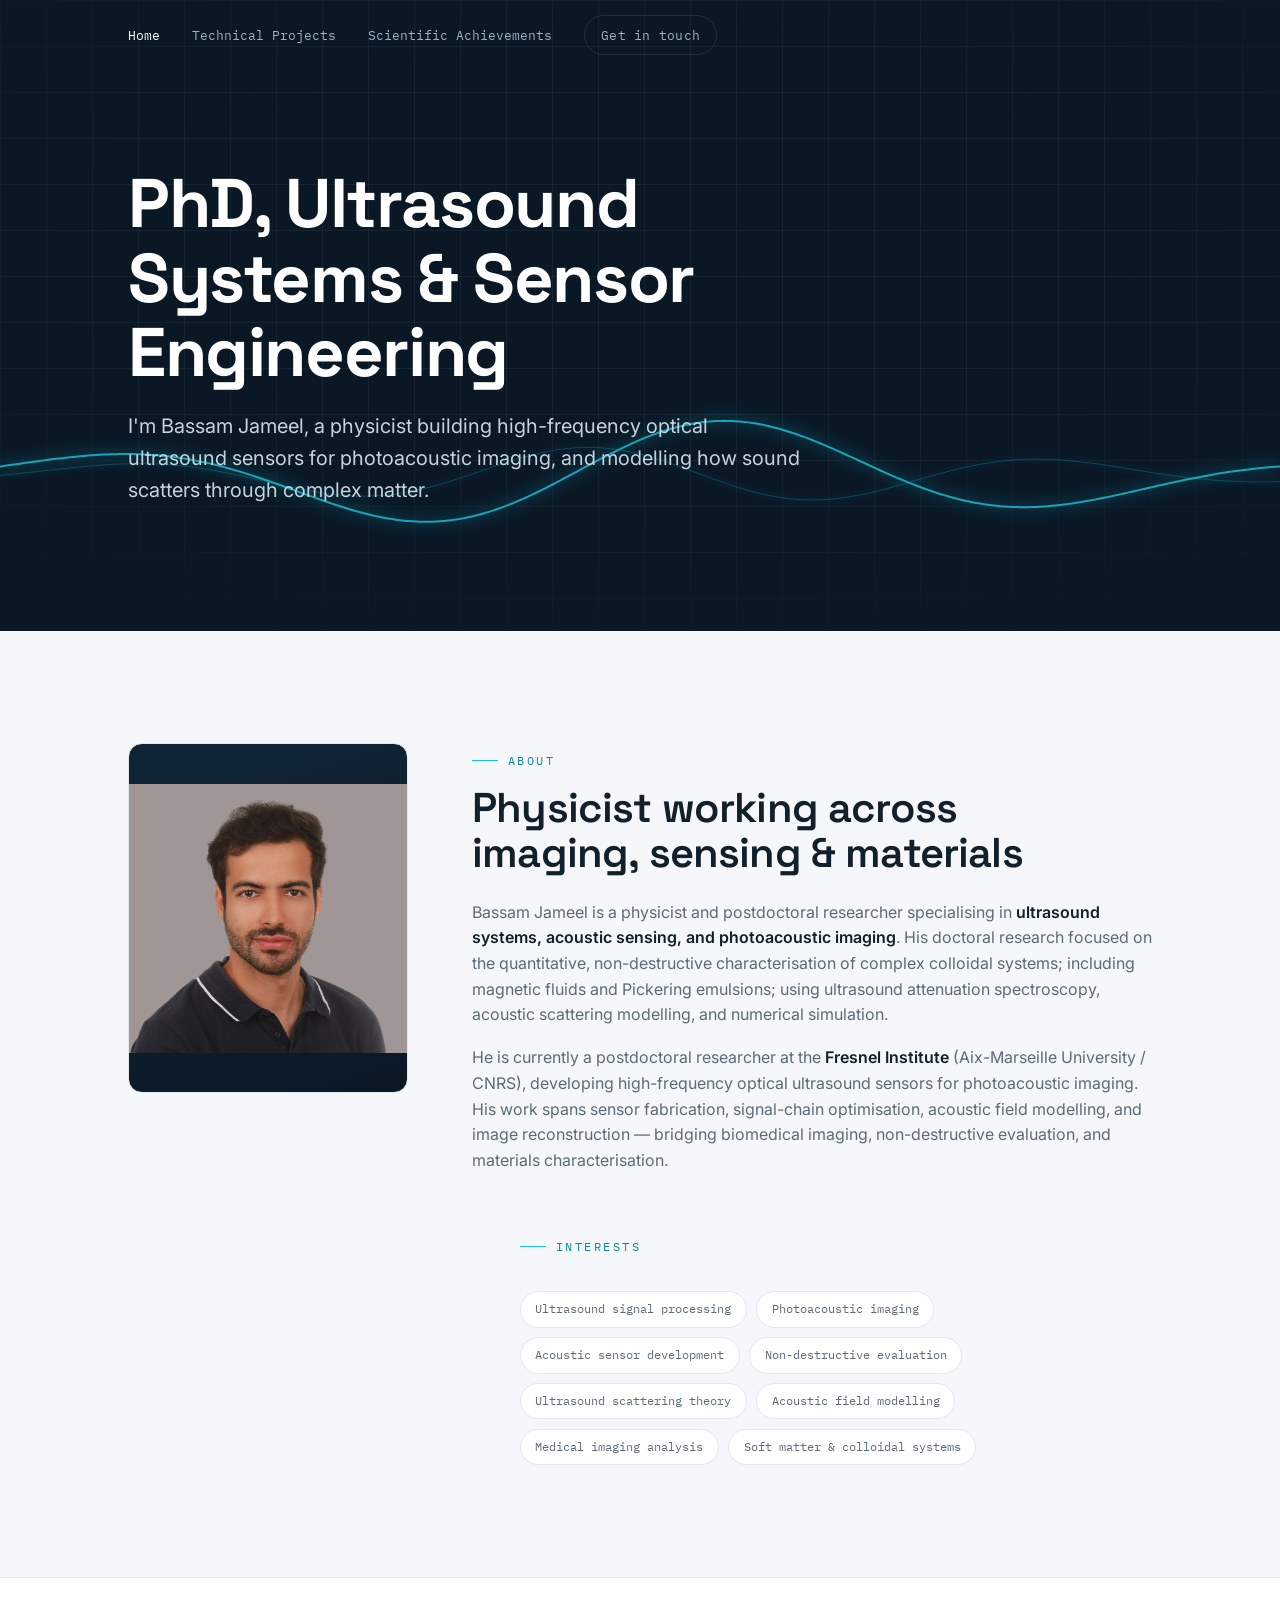
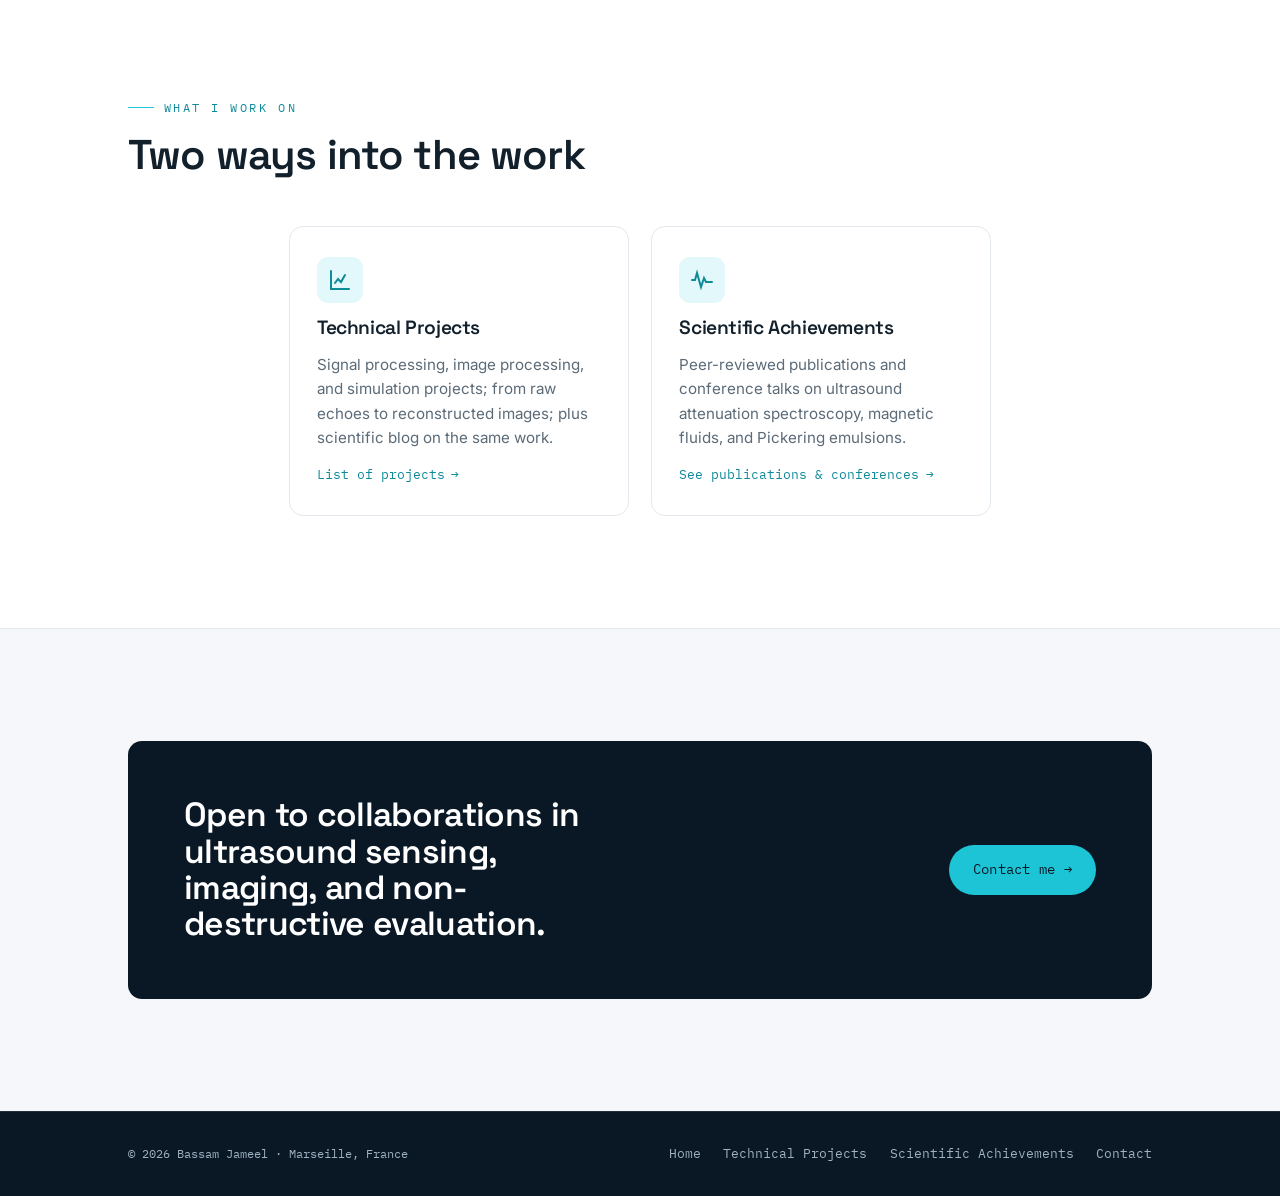
<file: files/index.html>
<!DOCTYPE html>
<html lang="en">
<head>
<meta charset="UTF-8" />
<meta name="viewport" content="width=device-width, initial-scale=1" />
<title>Bassam Jameel — Ultrasound Sensing &amp; Photoacoustic Imaging</title>
<meta name="description" content="Bassam Jameel — physicist and postdoctoral researcher in ultrasound sensing, acoustic scattering, and photoacoustic imaging at the Fresnel Institute (CNRS / Aix-Marseille University)." />
<link rel="preconnect" href="https://fonts.googleapis.com">
<link rel="preconnect" href="https://fonts.gstatic.com" crossorigin>
<link href="https://fonts.googleapis.com/css2?family=Space+Grotesk:wght@500;600;700&family=Inter:wght@400;500;600&family=IBM+Plex+Mono:wght@400;500&display=swap" rel="stylesheet">
<link rel="stylesheet" href="styles.css">
</head>
<body>

<!-- ==================== HEADER (same on every page — keep in sync) ==================== -->
<header id="header">
  <div class="wrap bar">
    <!-- <a class="brand" href="index.html" aria-label="Bassam Jameel — home">
      <span class="mark">BJ</span><span class="name">Bassam Jameel</span>
    </a> -->
    <button class="menu-btn" id="menuBtn" aria-label="Toggle menu" aria-expanded="false">
      <svg width="24" height="24" viewBox="0 0 24 24" fill="none" stroke="currentColor" stroke-width="2"><line x1="3" y1="6" x2="21" y2="6"/><line x1="3" y1="12" x2="21" y2="12"/><line x1="3" y1="18" x2="21" y2="18"/></svg>
    </button>
    <nav class="links" id="nav">
      <a href="index.html" class="active" aria-current="page">Home</a>
      <a href="projects.html">Technical Projects</a>
      <a href="achievements.html">Scientific Achievements</a>
      <a class="btn btn-ghost" href="contact.html">Get in touch</a>
    </nav>
  </div>
</header>

<!-- ==================== HERO ==================== -->
<section class="hero">
  <canvas id="wave" aria-hidden="true"></canvas>
  <div class="wrap">
    <!-- <span class="eyebrow">Postdoctoral Researcher · Fresnel Institute · CNRS / Aix-Marseille</span> -->
    <h1>PhD, Ultrasound Systems & Sensor Engineering</h1>
    <p class="lede">I'm Bassam Jameel, a physicist building high-frequency optical ultrasound sensors for photoacoustic imaging, and modelling how sound scatters through complex matter.</p>
    <div class="cta-row">
      <!-- <a class="btn btn-primary" href="achievements.html">View publications <span class="arrow">&rarr;</span></a>
      <a class="btn btn-ghost" href="contact.html">Get in touch</a> -->
    </div>
  </div>
</section>

<!-- ==================== ABOUT ==================== -->
<section class="section" id="about">
  <div class="wrap about-grid reveal">
    <div class="portrait">
      <!-- Replace with your photo: <img src="BJPhoto.png" alt="Bassam Jameel"> -->
        <img src="BJPhoto.png" alt="Bassam Jameel">
      
      <!-- <span class="monogram">BJ</span> -->
      <!-- <span class="tag">Marseille, France</span> -->
    </div>
    <div class="about-body">
      <span class="eyebrow">About</span>
      <div class="sec-head" style="margin:.9rem 0 1.5rem"><h2>Physicist working across imaging, sensing &amp; materials</h2></div>
      <p>Bassam Jameel is a physicist and postdoctoral researcher specialising in <strong>ultrasound systems, acoustic sensing, and photoacoustic imaging</strong>. His doctoral research focused on the quantitative, non-destructive characterisation of complex colloidal systems; including magnetic fluids and Pickering emulsions; using ultrasound attenuation spectroscopy, acoustic scattering modelling, and numerical simulation.</p>
      <p>He is currently a postdoctoral researcher at the <strong>Fresnel Institute</strong> (Aix-Marseille University / CNRS), developing high-frequency optical ultrasound sensors for photoacoustic imaging. His work spans sensor fabrication, signal-chain optimisation, acoustic field modelling, and image reconstruction &mdash; bridging biomedical imaging, non-destructive evaluation, and materials characterisation.</p>
      <div class="wrap reveal">
    <div class="sec-head" style="margin-top:3.5rem;margin-bottom:1rem">
      <span class="eyebrow">Interests</span>
      <!-- <h2 style="font-size:1.6rem">Topics I care about</h2> -->
    </div>
    <div class="chips">
      <span class="chip">Ultrasound signal processing</span>
      <span class="chip">Photoacoustic imaging</span>
      <span class="chip">Acoustic sensor development</span>
      <span class="chip">Non-destructive evaluation</span>
      <span class="chip">Ultrasound scattering theory</span>
      <span class="chip">Acoustic field modelling</span>
      <span class="chip">Medical imaging analysis</span>
      <span class="chip">Soft matter &amp; colloidal systems</span>
    </div>
  </div>
      <!-- <div class="timeline">
        <div class="tl-item"><div class="yr">2024 &mdash; present</div><div class="role">Postdoctoral Researcher, Physics</div><div class="place">Fresnel Institute, Aix-Marseille University / CNRS &mdash; Marseille</div></div>
        <div class="tl-item"><div class="yr">2024</div><div class="role">Ph.D. in Physics</div><div class="place">Adam Mickiewicz University &mdash; Pozna&nacute;, Poland</div></div>
        <div class="tl-item"><div class="yr">2020</div><div class="role">M.Sc., Physics of Advanced Materials</div><div class="place">Adam Mickiewicz University &mdash; Pozna&nacute;, Poland</div></div>
        <div class="tl-item"><div class="yr">2015</div><div class="role">B.Sc. in Physics</div><div class="place">Al-Mustansiriyah University &mdash; Baghdad, Iraq</div></div>
      </div> -->
    </div>
  </div>
</section>

<!-- ==================== RESEARCH CARDS -> link to the new pages ==================== -->
<section class="section" style="background:var(--paper-2);border-block:1px solid var(--line)">
  <div class="wrap">
    <div class="sec-head reveal">
      <span class="eyebrow">What I work on</span>
      <h2>Two ways into the work</h2>
      <!-- <p>From hands-on signal processing and open lab notes to peer-reviewed papers and conference talks.</p> -->
    </div>
    <div class="cards">
      <a class="card reveal" href="projects.html">
        <span class="ico"><svg width="24" height="24" viewBox="0 0 24 24" fill="none" stroke="currentColor" stroke-width="2" stroke-linecap="round"><path d="M3 3v18h18"/><path d="M7 15l3-4 3 3 4-7"/></svg></span>
        <h3>Technical Projects</h3>
        <p>Signal processing, image processing, and simulation projects; from raw echoes to reconstructed images; plus scientific blog on the same work.</p>
        <span class="more">List of projects <span class="arrow">&rarr;</span></span>
      </a>
      <a class="card reveal" href="achievements.html">
        <span class="ico"><svg width="24" height="24" viewBox="0 0 24 24" fill="none" stroke="currentColor" stroke-width="2" stroke-linecap="round"><path d="M2 12h3l2-7 4 14 3-9 2 4h6"/></svg></span>
        <h3>Scientific Achievements</h3>
        <p>Peer-reviewed publications and conference talks on ultrasound attenuation spectroscopy, magnetic fluids, and Pickering emulsions.</p>
        <span class="more">See publications &amp; conferences <span class="arrow">&rarr;</span></span>
      </a>
    </div>
  </div>
</section>

<!-- ==================== FRESNEL PHOTO ====================
     EDIT: replace images/fresnel-photo.jpg with the real file. -->
<!-- <section class="section">
  <div class="wrap reveal" style="text-align:center">
    <figure style="margin:0 auto;max-width:480px">
      <img src="BJPhoto_3.jpg"Bassam Jameel at the Fresnel Institute" style="display:block;width:100%;height:auto;border-radius:var(--radius);border:1px solid var(--line)" />
    </figure>
  </div>
</section> -->

<!-- ==================== CTA BAND ==================== -->
<section class="section">
  <div class="wrap reveal">
    <div class="cta-band">
      <div>
        <!-- <h2>Let's get the research to the next step.</h2> -->
        <h2>Open to collaborations in ultrasound sensing, imaging, and non-destructive evaluation.</h2>
        <!-- <p>Open to collaborations in ultrasound sensing, imaging, and non-destructive evaluation.</p> -->
      </div>
      <a class="btn btn-primary" href="contact.html">Contact me <span class="arrow">&rarr;</span></a>
    </div>
  </div>
</section>

<!-- ==================== FOOTER (same on every page) ==================== -->
<footer>
  <div class="wrap">
    <span class="copy">&copy; <span id="yr"></span> Bassam Jameel &middot; Marseille, France</span>
    <span class="foot-links">
      <a href="index.html">Home</a>
      <a href="projects.html">Technical Projects</a>
      <a href="achievements.html">Scientific Achievements</a>
      <a href="contact.html">Contact</a>
    </span>
  </div>
</footer>

<script src="main.js"></script>
</body>
</html>
</file>
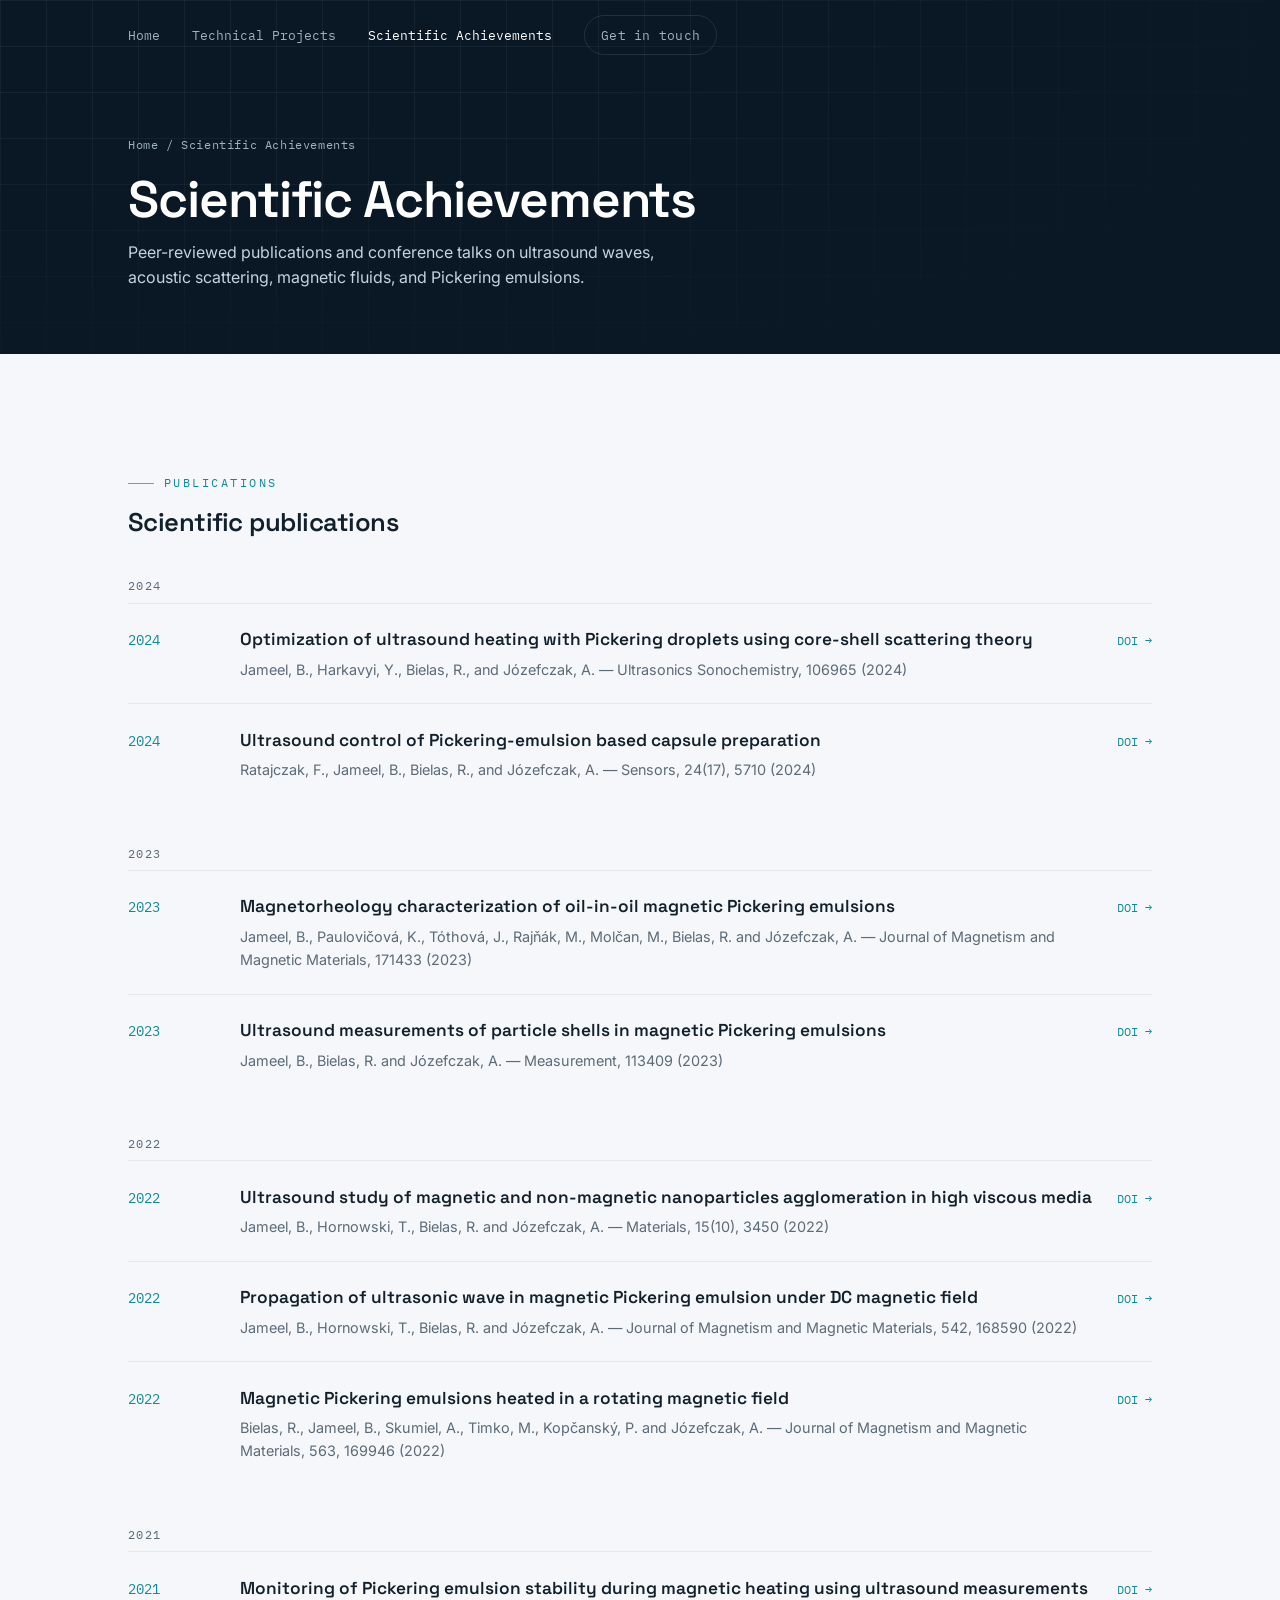
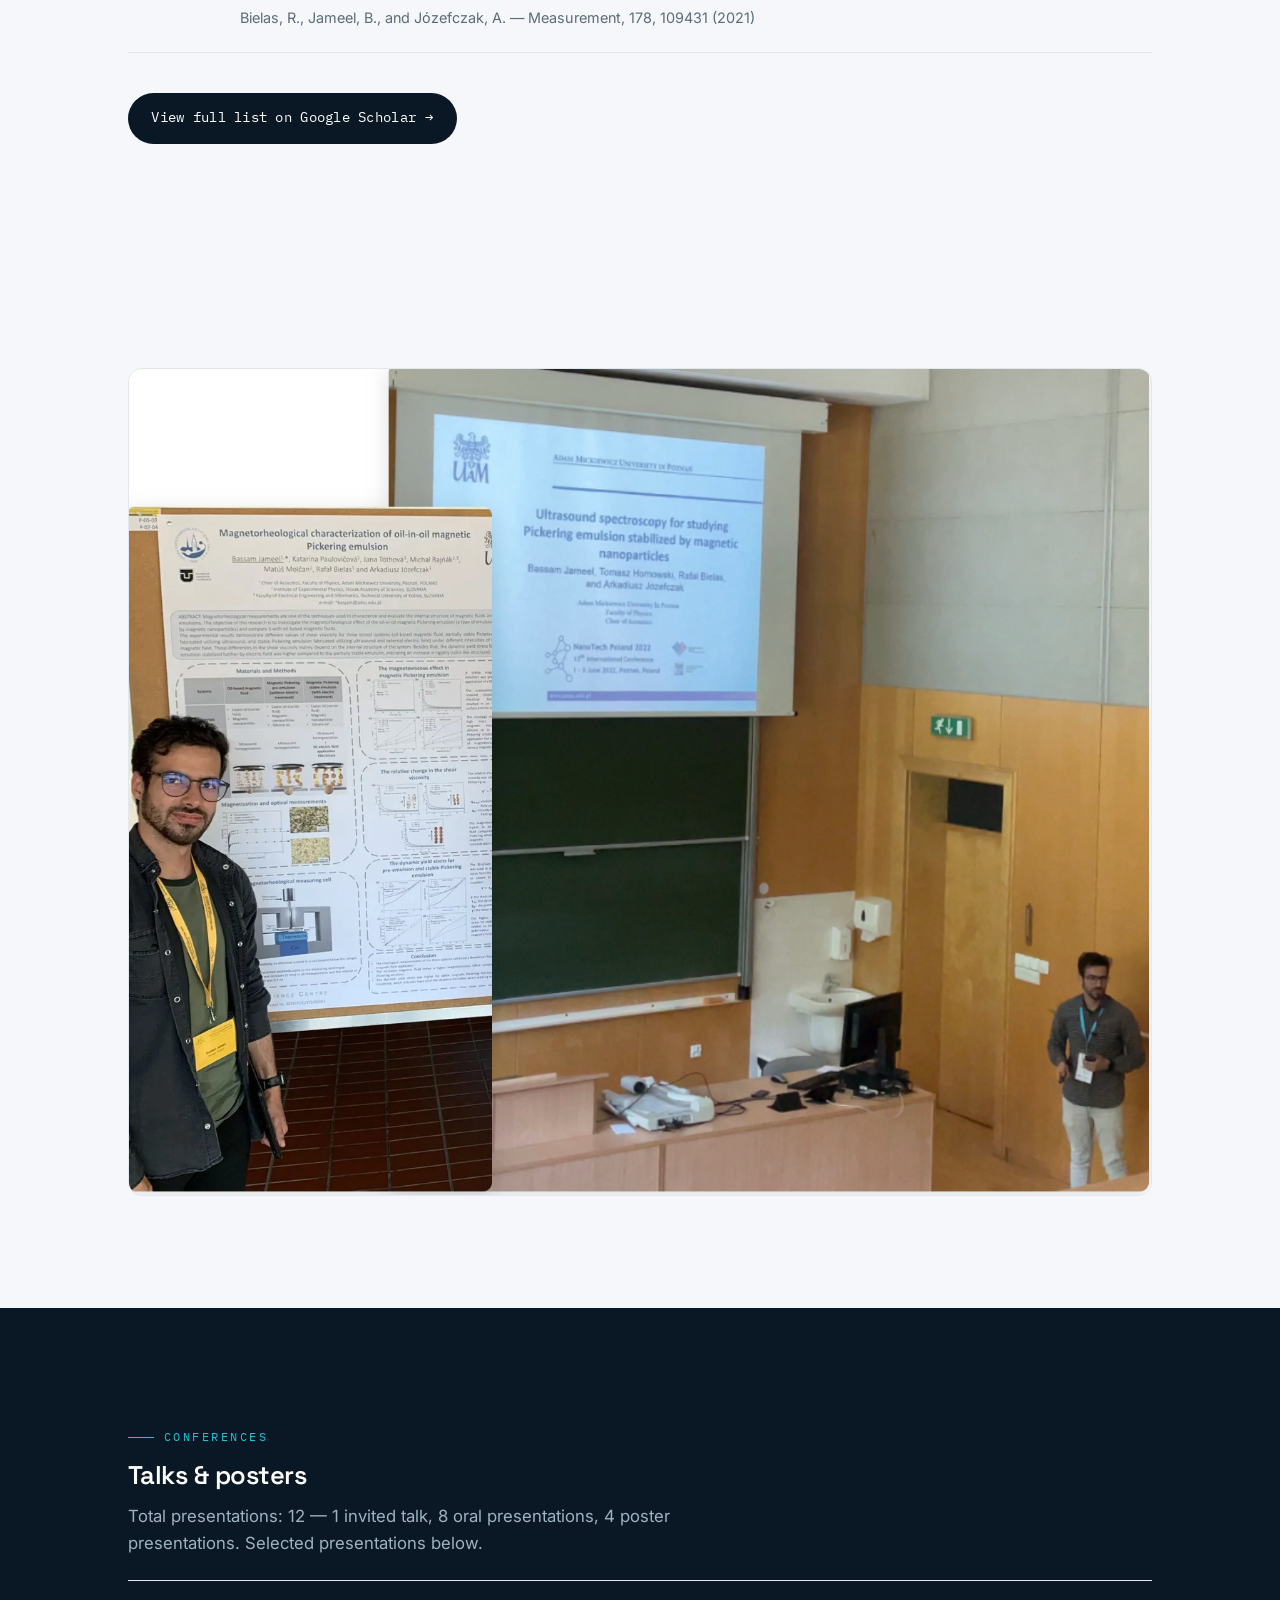
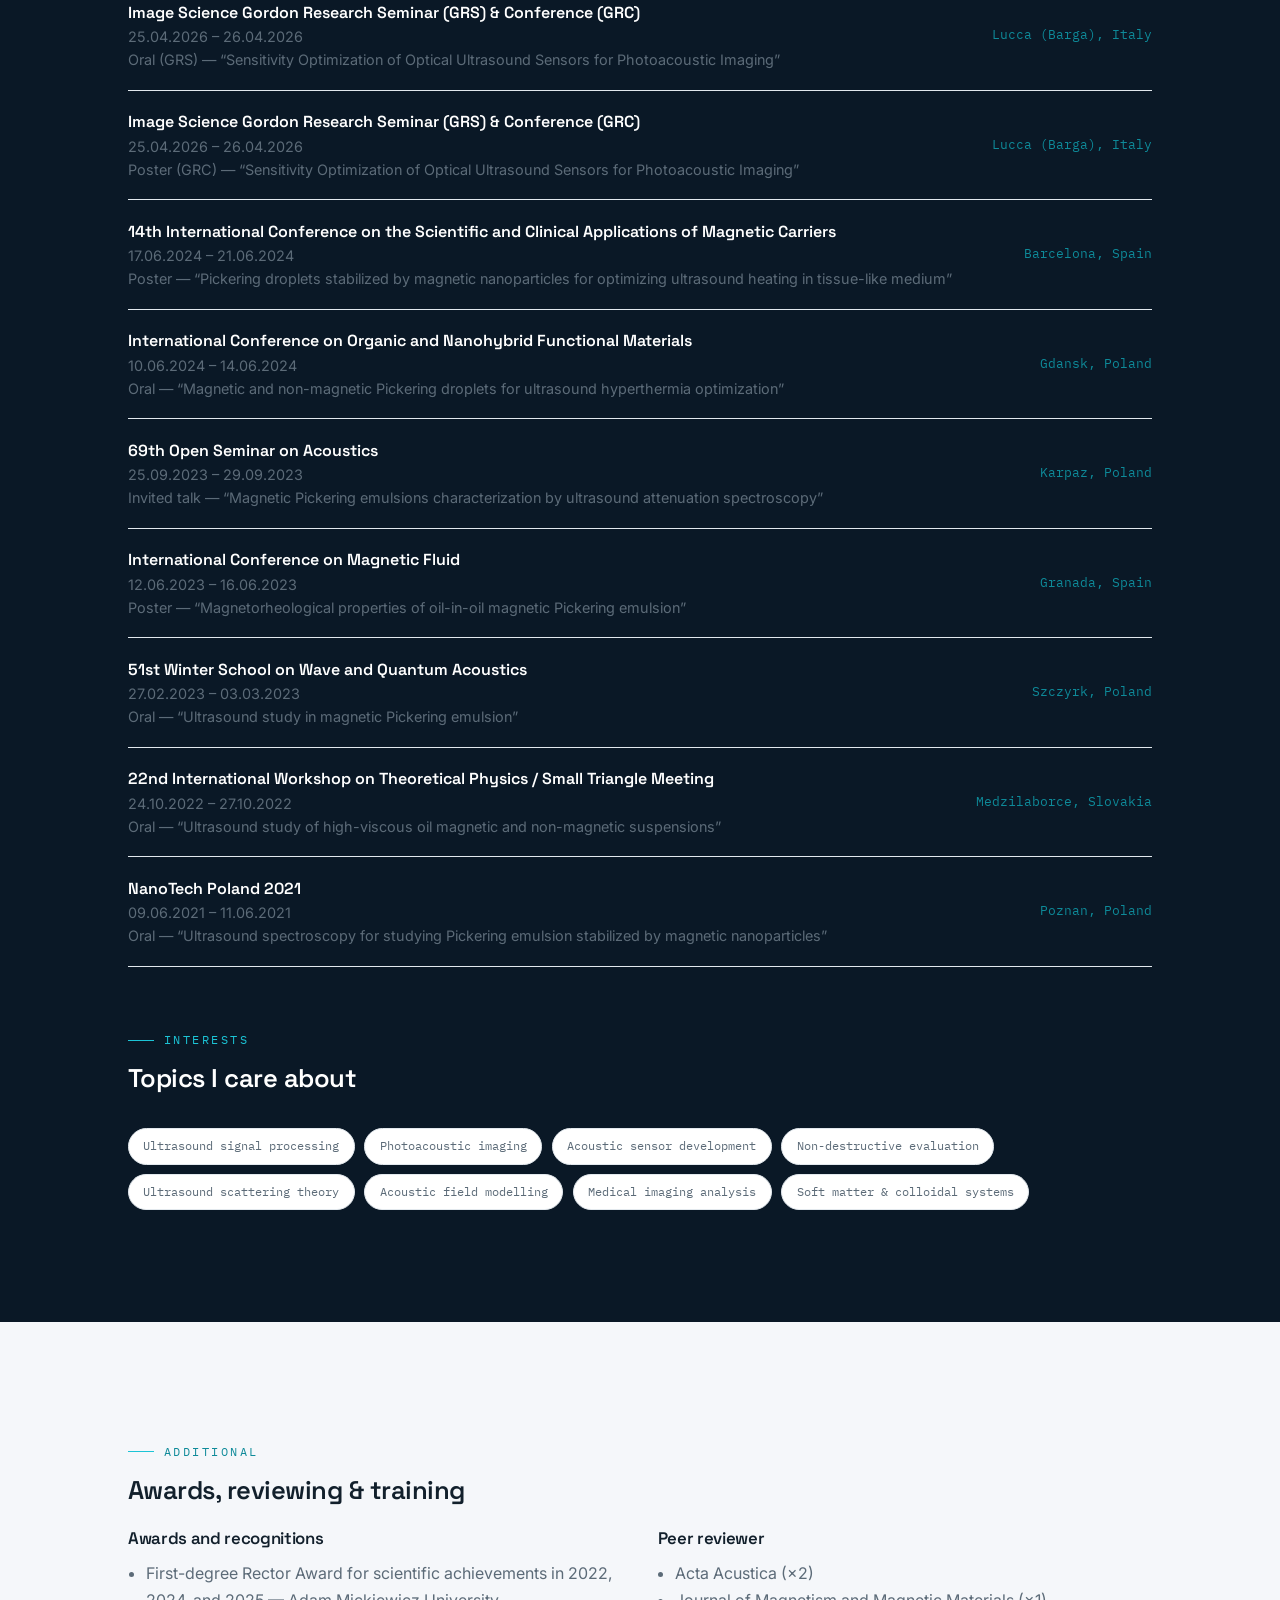
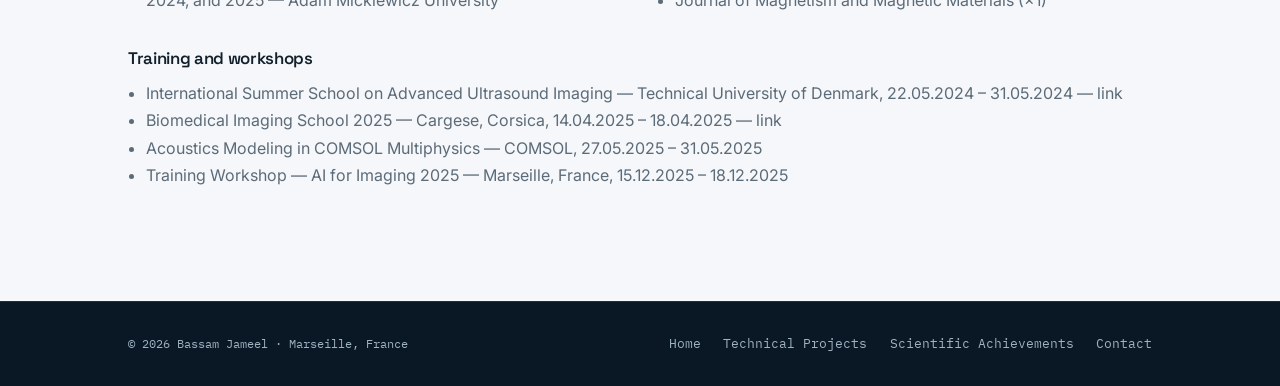
<file: files/achievements.html>
<!DOCTYPE html>
<html lang="en">
<head>
<meta charset="UTF-8" />
<meta name="viewport" content="width=device-width, initial-scale=1" />
<title>Scientific Achievements — Bassam Jameel</title>
<meta name="description" content="Peer-reviewed publications and conference talks by Bassam Jameel on ultrasound attenuation spectroscopy, acoustic scattering, magnetic fluids, Pickering emulsions, and photoacoustic imaging." />
<link rel="preconnect" href="https://fonts.googleapis.com">
<link rel="preconnect" href="https://fonts.gstatic.com" crossorigin>
<link href="https://fonts.googleapis.com/css2?family=Space+Grotesk:wght@500;600;700&family=Inter:wght@400;500;600&family=IBM+Plex+Mono:wght@400;500&display=swap" rel="stylesheet">
<link rel="stylesheet" href="styles.css">
</head>
<body>

<header id="header">
  <div class="wrap bar">
    <!-- <a class="brand" href="index.html" aria-label="Bassam Jameel — home">
      <span class="mark">BJ</span><span class="name">Bassam Jameel</span>
    </a> -->
    <button class="menu-btn" id="menuBtn" aria-label="Toggle menu" aria-expanded="false">
      <svg width="24" height="24" viewBox="0 0 24 24" fill="none" stroke="currentColor" stroke-width="2"><line x1="3" y1="6" x2="21" y2="6"/><line x1="3" y1="12" x2="21" y2="12"/><line x1="3" y1="18" x2="21" y2="18"/></svg>
    </button>
    <nav class="links" id="nav">
      <a href="index.html">Home</a>
      <a href="projects.html">Technical Projects</a>
      <a href="achievements.html" class="active" aria-current="page">Scientific Achievements</a>
      <a class="btn btn-ghost" href="contact.html">Get in touch</a>
    </nav>
  </div>
</header>

<section class="page-hero">
  <div class="wrap">
    <div class="crumbs"><a href="index.html">Home</a> / Scientific Achievements</div>
    <h1>Scientific Achievements</h1>
    <p>Peer-reviewed publications and conference talks on ultrasound waves, acoustic scattering, magnetic fluids, and Pickering emulsions.</p>
  </div>
  <!-- <svg class="wline" viewBox="0 0 1200 60" preserveAspectRatio="none" aria-hidden="true"><path d="M0 30 H300 l20-22 30 44 25-52 18 40 22-18 H1200" fill="none" stroke="#1CC4D6" stroke-width="2" opacity=".6"/></svg> -->
</section>

<!-- ==================== PUBLICATIONS ==================== -->
<section class="section">
  <div class="wrap reveal">
    <div class="sec-head" style="margin-bottom:1.5rem">
      <span class="eyebrow">Publications</span>
      <h2 style="font-size:1.6rem">Scientific publications</h2>
    </div>

    <div class="group-label">2024</div>
    <div class="pub">
      <span class="yr">2024</span>
      <div>
        <div class="t">Optimization of ultrasound heating with Pickering droplets using core-shell scattering theory</div>
        <div class="v">Jameel, B., Harkavyi, Y., Bielas, R., and Józefczak, A. &mdash; Ultrasonics Sonochemistry, 106965 (2024)</div>
      </div>
      <a class="lnk" href="https://doi.org/10.1016/j.ultsonch.2024.106965" target="_blank" rel="noopener">DOI &rarr;</a>
    </div>
    <div class="pub">
      <span class="yr">2024</span>
      <div>
        <div class="t">Ultrasound control of Pickering-emulsion based capsule preparation</div>
        <div class="v">Ratajczak, F., Jameel, B., Bielas, R., and Józefczak, A. &mdash; Sensors, 24(17), 5710 (2024)</div>
      </div>
      <a class="lnk" href="https://doi.org/10.3390/s24175710" target="_blank" rel="noopener">DOI &rarr;</a>
    </div>

    <div class="group-label">2023</div>
    <div class="pub">
      <span class="yr">2023</span>
      <div>
        <div class="t">Magnetorheology characterization of oil-in-oil magnetic Pickering emulsions</div>
        <div class="v">Jameel, B., Paulovičová, K., Tóthová, J., Rajňák, M., Molčan, M., Bielas, R. and Józefczak, A. &mdash; Journal of Magnetism and Magnetic Materials, 171433 (2023)</div>
      </div>
      <a class="lnk" href="https://doi.org/10.1016/j.jmmm.2023.171433" target="_blank" rel="noopener">DOI &rarr;</a>
    </div>
    <div class="pub">
      <span class="yr">2023</span>
      <div>
        <div class="t">Ultrasound measurements of particle shells in magnetic Pickering emulsions</div>
        <div class="v">Jameel, B., Bielas, R. and Józefczak, A. &mdash; Measurement, 113409 (2023)</div>
      </div>
      <a class="lnk" href="https://doi.org/10.1016/j.measurement.2023.113409" target="_blank" rel="noopener">DOI &rarr;</a>
    </div>

    <div class="group-label">2022</div>
    <div class="pub">
      <span class="yr">2022</span>
      <div>
        <div class="t">Ultrasound study of magnetic and non-magnetic nanoparticles agglomeration in high viscous media</div>
        <div class="v">Jameel, B., Hornowski, T., Bielas, R. and Józefczak, A. &mdash; Materials, 15(10), 3450 (2022)</div>
      </div>
      <a class="lnk" href="https://doi.org/10.3390/ma15103450" target="_blank" rel="noopener">DOI &rarr;</a>
    </div>
    <div class="pub">
      <span class="yr">2022</span>
      <div>
        <div class="t">Propagation of ultrasonic wave in magnetic Pickering emulsion under DC magnetic field</div>
        <div class="v">Jameel, B., Hornowski, T., Bielas, R. and Józefczak, A. &mdash; Journal of Magnetism and Magnetic Materials, 542, 168590 (2022)</div>
      </div>
      <a class="lnk" href="https://doi.org/10.1016/j.jmmm.2021.168590" target="_blank" rel="noopener">DOI &rarr;</a>
    </div>
    <div class="pub">
      <span class="yr">2022</span>
      <div>
        <div class="t">Magnetic Pickering emulsions heated in a rotating magnetic field</div>
        <div class="v">Bielas, R., Jameel, B., Skumiel, A., Timko, M., Kopčanský, P. and Józefczak, A. &mdash; Journal of Magnetism and Magnetic Materials, 563, 169946 (2022)</div>
      </div>
      <a class="lnk" href="https://doi.org/10.1016/j.jmmm.2022.169946" target="_blank" rel="noopener">DOI &rarr;</a>
    </div>

    <div class="group-label">2021</div>
    <div class="pub">
      <span class="yr">2021</span>
      <div>
        <div class="t">Monitoring of Pickering emulsion stability during magnetic heating using ultrasound measurements</div>
        <div class="v">Bielas, R., Jameel, B., and Józefczak, A. &mdash; Measurement, 178, 109431 (2021)</div>
      </div>
      <a class="lnk" href="https://doi.org/10.1016/j.measurement.2021.109431" target="_blank" rel="noopener">DOI &rarr;</a>
    </div>

  </div>

  <div class="wrap reveal" style="margin-top:2.5rem">
    <a class="btn btn-dark" href="https://scholar.google.com/citations?view_op=list_works&hl=en&hl=en&user=Ug_-GUYAAAAJ">View full list on Google Scholar <span class="arrow">&rarr;</span></a>
  </div>
</section>

<!-- ==================== CONFERENCE PHOTO ====================
     EDIT: replace images/conference-photo.jpg with the real file. -->
<section class="section">
  <div class="wrap reveal">
    <figure style="margin:0;border-radius:var(--radius);overflow:hidden;border:1px solid var(--line)">
      <img src="BJPhoto_2.png" alt="Bassam Jameel presenting a poster and a talk at international conferences" style="display:block;width:100%;height:auto" />
    </figure>
  </div>
</section>

<!-- ==================== CONFERENCES ==================== -->
<section class="section dark" id="conferences">
  <div class="wrap reveal">
    <div class="sec-head" style="margin-bottom:1.5rem">
      <span class="eyebrow">Conferences</span>
      <h2 style="font-size:1.6rem">Talks &amp; posters</h2>
      <p>Total presentations: 12 &mdash; 1 invited talk, 8 oral presentations, 4 poster presentations. Selected presentations below.</p>
    </div>

    <div class="conf">
      <div>
        <div class="title">Image Science Gordon Research Seminar (GRS) &amp; Conference (GRC)</div>
        <div class="meta">25.04.2026 &ndash; 26.04.2026</div>
        <div class="meta">Oral (GRS) &mdash; &ldquo;Sensitivity Optimization of Optical Ultrasound Sensors for Photoacoustic Imaging&rdquo;</div>
      </div>
      <span class="loc">Lucca (Barga), Italy</span>
    </div>
    <div class="conf">
      <div>
        <div class="title">Image Science Gordon Research Seminar (GRS) &amp; Conference (GRC)</div>
        <div class="meta">25.04.2026 &ndash; 26.04.2026</div>
        <div class="meta">Poster (GRC) &mdash; &ldquo;Sensitivity Optimization of Optical Ultrasound Sensors for Photoacoustic Imaging&rdquo;</div>
      </div>
      <span class="loc">Lucca (Barga), Italy</span>
    </div>
    <div class="conf">
      <div>
        <div class="title">14th International Conference on the Scientific and Clinical Applications of Magnetic Carriers</div>
        <div class="meta">17.06.2024 &ndash; 21.06.2024</div>
        <div class="meta">Poster &mdash; &ldquo;Pickering droplets stabilized by magnetic nanoparticles for optimizing ultrasound heating in tissue-like medium&rdquo;</div>
      </div>
      <span class="loc">Barcelona, Spain</span>
    </div>
    <div class="conf">
      <div>
        <div class="title">International Conference on Organic and Nanohybrid Functional Materials</div>
        <div class="meta">10.06.2024 &ndash; 14.06.2024</div>
        <div class="meta">Oral &mdash; &ldquo;Magnetic and non-magnetic Pickering droplets for ultrasound hyperthermia optimization&rdquo;</div>
      </div>
      <span class="loc">Gdansk, Poland</span>
    </div>
    <div class="conf">
      <div>
        <div class="title">69th Open Seminar on Acoustics</div>
        <div class="meta">25.09.2023 &ndash; 29.09.2023</div>
        <div class="meta">Invited talk &mdash; &ldquo;Magnetic Pickering emulsions characterization by ultrasound attenuation spectroscopy&rdquo;</div>
      </div>
      <span class="loc">Karpaz, Poland</span>
    </div>
    <div class="conf">
      <div>
        <div class="title">International Conference on Magnetic Fluid</div>
        <div class="meta">12.06.2023 &ndash; 16.06.2023</div>
        <div class="meta">Poster &mdash; &ldquo;Magnetorheological properties of oil-in-oil magnetic Pickering emulsion&rdquo;</div>
      </div>
      <span class="loc">Granada, Spain</span>
    </div>
    <div class="conf">
      <div>
        <div class="title">51st Winter School on Wave and Quantum Acoustics</div>
        <div class="meta">27.02.2023 &ndash; 03.03.2023</div>
        <div class="meta">Oral &mdash; &ldquo;Ultrasound study in magnetic Pickering emulsion&rdquo;</div>
      </div>
      <span class="loc">Szczyrk, Poland</span>
    </div>
    <div class="conf">
      <div>
        <div class="title">22nd International Workshop on Theoretical Physics / Small Triangle Meeting</div>
        <div class="meta">24.10.2022 &ndash; 27.10.2022</div>
        <div class="meta">Oral &mdash; &ldquo;Ultrasound study of high-viscous oil magnetic and non-magnetic suspensions&rdquo;</div>
      </div>
      <span class="loc">Medzilaborce, Slovakia</span>
    </div>
    <div class="conf">
      <div>
        <div class="title">NanoTech Poland 2021</div>
        <div class="meta">09.06.2021 &ndash; 11.06.2021</div>
        <div class="meta">Oral &mdash; &ldquo;Ultrasound spectroscopy for studying Pickering emulsion stabilized by magnetic nanoparticles&rdquo;</div>
      </div>
      <span class="loc">Poznan, Poland</span>
    </div>
  </div>

  <div class="wrap reveal">
    <div class="sec-head" style="margin-top:3.5rem;margin-bottom:1rem">
      <span class="eyebrow">Interests</span>
      <h2 style="font-size:1.6rem">Topics I care about</h2>
    </div>
    <div class="chips">
      <span class="chip">Ultrasound signal processing</span>
      <span class="chip">Photoacoustic imaging</span>
      <span class="chip">Acoustic sensor development</span>
      <span class="chip">Non-destructive evaluation</span>
      <span class="chip">Ultrasound scattering theory</span>
      <span class="chip">Acoustic field modelling</span>
      <span class="chip">Medical imaging analysis</span>
      <span class="chip">Soft matter &amp; colloidal systems</span>
    </div>
  </div>
</section>

<!-- ==================== ADDITIONAL ACHIEVEMENTS ==================== -->
<section class="section">
  <div class="wrap reveal">
    <div class="sec-head" style="margin-bottom:1.5rem">
      <span class="eyebrow">Additional</span>
      <h2 style="font-size:1.6rem">Awards, reviewing &amp; training</h2>
    </div>

    <div style="display:grid;gap:2.2rem;grid-template-columns:1fr 1fr">
      <div>
        <h3 style="font-size:1.05rem;margin-bottom:.8rem">Awards and recognitions</h3>
        <ul style="margin:0;padding-left:1.1rem;color:var(--muted);line-height:1.7">
          <li>First-degree Rector Award for scientific achievements in 2022, 2024, and 2025 &mdash; Adam Mickiewicz University</li>
        </ul>
      </div>
      <div>
        <h3 style="font-size:1.05rem;margin-bottom:.8rem">Peer reviewer</h3>
        <ul style="margin:0;padding-left:1.1rem;color:var(--muted);line-height:1.7">
          <li>Acta Acustica (&times;2)</li>
          <li>Journal of Magnetism and Magnetic Materials (&times;1)</li>
        </ul>
      </div>
    </div>

    <div style="margin-top:2.2rem">
      <h3 style="font-size:1.05rem;margin-bottom:.8rem">Training and workshops</h3>
      <ul style="margin:0;padding-left:1.1rem;color:var(--muted);line-height:1.7">
        <li>International Summer School on Advanced Ultrasound Imaging &mdash; Technical University of Denmark, 22.05.2024 &ndash; 31.05.2024 &mdash; <a class="lnk" href="https://home.healthtech.dtu.dk/jaj/aui_2024/" target="_blank" rel="noopener">link</a></li>
        <li>Biomedical Imaging School 2025 &mdash; Cargese, Corsica, 14.04.2025 &ndash; 18.04.2025 &mdash; <a class="lnk" href="https://institut-imaging.univ-amu.fr/fr/actualites/biomedical-imaging-school-2025" target="_blank" rel="noopener">link</a></li>
        <li>Acoustics Modeling in COMSOL Multiphysics &mdash; COMSOL, 27.05.2025 &ndash; 31.05.2025</li>
        <li>Training Workshop &mdash; AI for Imaging 2025 &mdash; Marseille, France, 15.12.2025 &ndash; 18.12.2025</li>
      </ul>
    </div>
  </div>
</section>

<footer>
  <div class="wrap">
    <span class="copy">&copy; <span id="yr"></span> Bassam Jameel &middot; Marseille, France</span>
    <span class="foot-links">
      <a href="index.html">Home</a>
      <a href="projects.html">Technical Projects</a>
      <a href="achievements.html">Scientific Achievements</a>
      <a href="contact.html">Contact</a>
    </span>
  </div>
</footer>

<script src="main.js"></script>
</body>
</html>
</file>
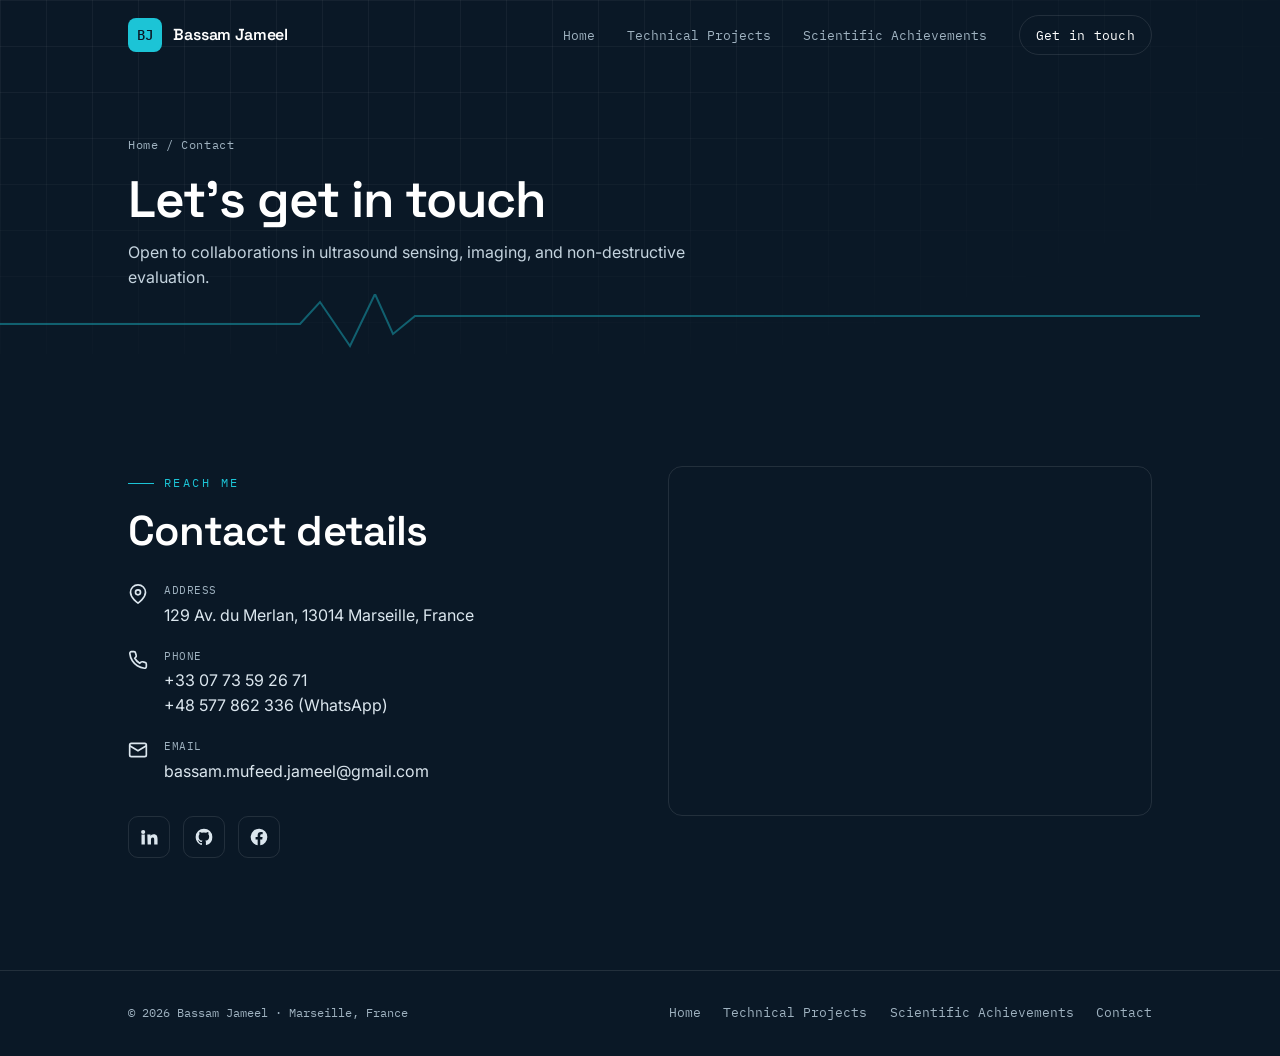
<file: files/contact.html>
<!DOCTYPE html>
<html lang="en">
<head>
<meta charset="UTF-8" />
<meta name="viewport" content="width=device-width, initial-scale=1" />
<title>Contact — Bassam Jameel</title>
<meta name="description" content="Get in touch with Bassam Jameel — address, phone, email, and social links. Based in Marseille, France." />
<link rel="preconnect" href="https://fonts.googleapis.com">
<link rel="preconnect" href="https://fonts.gstatic.com" crossorigin>
<link href="https://fonts.googleapis.com/css2?family=Space+Grotesk:wght@500;600;700&family=Inter:wght@400;500;600&family=IBM+Plex+Mono:wght@400;500&display=swap" rel="stylesheet">
<link rel="stylesheet" href="styles.css">
</head>
<body>

<header id="header">
  <div class="wrap bar">
    <a class="brand" href="index.html" aria-label="Bassam Jameel — home">
      <span class="mark">BJ</span><span class="name">Bassam Jameel</span>
    </a>
    <button class="menu-btn" id="menuBtn" aria-label="Toggle menu" aria-expanded="false">
      <svg width="24" height="24" viewBox="0 0 24 24" fill="none" stroke="currentColor" stroke-width="2"><line x1="3" y1="6" x2="21" y2="6"/><line x1="3" y1="12" x2="21" y2="12"/><line x1="3" y1="18" x2="21" y2="18"/></svg>
    </button>
    <nav class="links" id="nav">
      <a href="index.html">Home</a>
      <a href="projects.html">Technical Projects</a>
      <a href="achievements.html">Scientific Achievements</a>
      <a class="btn btn-ghost active" href="contact.html" aria-current="page">Get in touch</a>
    </nav>
  </div>
</header>

<section class="page-hero">
  <div class="wrap">
    <div class="crumbs"><a href="index.html">Home</a> / Contact</div>
    <h1>Let's get in touch</h1>
    <p>Open to collaborations in ultrasound sensing, imaging, and non-destructive evaluation.</p>
  </div>
  <svg class="wline" viewBox="0 0 1200 60" preserveAspectRatio="none" aria-hidden="true"><path d="M0 30 H300 l20-22 30 44 25-52 18 40 22-18 H1200" fill="none" stroke="#1CC4D6" stroke-width="2" opacity=".6"/></svg>
</section>

<!-- ==================== CONTACT ==================== -->
<section class="section dark">
  <div class="wrap contact-grid">
    <div class="reveal">
      <span class="eyebrow">Reach me</span>
      <div class="sec-head" style="margin:1rem 0 0"><h2>Contact details</h2></div>
      <div class="contact-list">
        <div class="row">
          <span class="ico"><svg width="20" height="20" viewBox="0 0 24 24" fill="none" stroke="currentColor" stroke-width="2"><path d="M21 10c0 7-9 13-9 13s-9-6-9-13a9 9 0 0118 0z"/><circle cx="12" cy="10" r="3"/></svg></span>
          <div><small>Address</small><span>129 Av. du Merlan, 13014 Marseille, France</span></div>
        </div>
        <div class="row">
          <span class="ico"><svg width="20" height="20" viewBox="0 0 24 24" fill="none" stroke="currentColor" stroke-width="2"><path d="M22 16.9v3a2 2 0 01-2.2 2 19.8 19.8 0 01-8.6-3 19.5 19.5 0 01-6-6 19.8 19.8 0 01-3-8.6A2 2 0 014.1 2h3a2 2 0 012 1.7c.1.9.4 1.8.7 2.7a2 2 0 01-.5 2.1L8.1 9.9a16 16 0 006 6l1.4-1.2a2 2 0 012.1-.5c.9.3 1.8.6 2.7.7a2 2 0 011.7 2z"/></svg></span>
          <div><small>Phone</small><a href="tel:+330773592671">+33 07 73 59 26 71</a><br><a href="https://wa.me/48577862336">+48 577 862 336 (WhatsApp)</a></div>
        </div>
        <div class="row">
          <span class="ico"><svg width="20" height="20" viewBox="0 0 24 24" fill="none" stroke="currentColor" stroke-width="2"><rect x="2" y="4" width="20" height="16" rx="2"/><path d="M22 7l-10 6L2 7"/></svg></span>
          <div><small>Email</small><a href="mailto:bassam.mufeed.jameel@gmail.com">bassam.mufeed.jameel@gmail.com</a></div>
        </div>
      </div>

      <!-- EDIT: paste your real profile URLs -->
      <div class="socials">
        <a href="#" aria-label="LinkedIn"><svg width="20" height="20" viewBox="0 0 24 24" fill="currentColor"><path d="M4.98 3.5A2.5 2.5 0 002.5 6 2.5 2.5 0 005 8.5 2.5 2.5 0 007.5 6 2.5 2.5 0 004.98 3.5zM3 9h4v12H3zM10 9h3.8v1.7h.05c.53-1 1.8-2 3.7-2 4 0 4.7 2.6 4.7 6V21h-4v-5.3c0-1.3 0-3-1.8-3s-2.1 1.4-2.1 2.9V21h-4z"/></svg></a>
        <a href="#" aria-label="GitHub"><svg width="20" height="20" viewBox="0 0 24 24" fill="currentColor"><path d="M12 2A10 10 0 002 12c0 4.4 2.9 8.2 6.8 9.5.5.1.7-.2.7-.5v-1.7c-2.8.6-3.4-1.3-3.4-1.3-.4-1.2-1.1-1.5-1.1-1.5-.9-.6.1-.6.1-.6 1 .1 1.5 1 1.5 1 .9 1.6 2.4 1.1 3 .8.1-.7.3-1.1.6-1.4-2.2-.2-4.6-1.1-4.6-5 0-1.1.4-2 1-2.7-.1-.3-.4-1.3.1-2.6 0 0 .8-.3 2.7 1a9.4 9.4 0 015 0c1.9-1.3 2.7-1 2.7-1 .5 1.3.2 2.3.1 2.6.6.7 1 1.6 1 2.7 0 3.9-2.4 4.8-4.6 5 .3.3.7 1 .7 2v2.9c0 .3.2.6.7.5A10 10 0 0022 12 10 10 0 0012 2z"/></svg></a>
        <a href="#" aria-label="Facebook"><svg width="20" height="20" viewBox="0 0 24 24" fill="currentColor"><path d="M22 12a10 10 0 10-11.6 9.9v-7H7.9V12h2.5V9.8c0-2.5 1.5-3.9 3.8-3.9 1.1 0 2.2.2 2.2.2v2.5h-1.3c-1.2 0-1.6.8-1.6 1.6V12h2.8l-.4 2.9h-2.4v7A10 10 0 0022 12z"/></svg></a>
      </div>
    </div>

    <div class="map reveal">
      <iframe title="Location — Marseille" loading="lazy" src="https://maps.google.com/maps?q=129%20Av.%20du%20Merlan%2C%2013014%20Marseille&t=m&z=13&ie=UTF8&iwloc=&output=embed"></iframe>
    </div>
  </div>
</section>

<footer>
  <div class="wrap">
    <span class="copy">&copy; <span id="yr"></span> Bassam Jameel &middot; Marseille, France</span>
    <span class="foot-links">
      <a href="index.html">Home</a>
      <a href="projects.html">Technical Projects</a>
      <a href="achievements.html">Scientific Achievements</a>
      <a href="contact.html">Contact</a>
    </span>
  </div>
</footer>

<script src="main.js"></script>
</body>
</html>
</file>
<file: files/styles.css>
/* ============================================================
   BASSAM JAMEEL — SHARED STYLES  (edit once, applies to every page)
   ============================================================ */

/* ---- 1. DESIGN TOKENS: change colours, fonts & spacing here ---- */
:root{
  --ink:      #0A1826;   /* deep navy — dark bands */
  --ink-2:    #0F2536;   /* raised navy panel */
  --paper:    #F5F7FA;   /* light body background */
  --paper-2:  #FFFFFF;   /* cards */
  --text:     #12202C;   /* main text on light */
  --muted:    #5C6B78;   /* secondary text */
  --muted-d:  #9FB2C0;   /* secondary text on dark */
  --line:     #E2E8ED;   /* hairline on light */
  --line-d:   rgba(255,255,255,.10); /* hairline on dark */
  --cyan:     #1CC4D6;   /* signal accent */
  --cyan-deep:#0E8A99;   /* accent hover / darker */

  --font-display: "Space Grotesk", system-ui, sans-serif;
  --font-body:    "Inter", system-ui, sans-serif;
  --font-mono:    "IBM Plex Mono", ui-monospace, monospace;

  --maxw: 1120px;
  --pad:  clamp(1.25rem, 4vw, 3rem);
  --sec:  clamp(4rem, 9vw, 7rem);
  --radius: 14px;
}

/* ---- 2. RESET & BASE ---- */
*{box-sizing:border-box;margin:0;padding:0}
html{scroll-behavior:smooth}
body{
  font-family:var(--font-body);background:var(--paper);color:var(--text);
  line-height:1.6;-webkit-font-smoothing:antialiased;overflow-x:hidden;
}
a{color:inherit;text-decoration:none}
img{max-width:100%;display:block}
h1,h2,h3{font-family:var(--font-display);line-height:1.08;letter-spacing:-.02em;font-weight:600}
:focus-visible{outline:2px solid var(--cyan);outline-offset:3px;border-radius:4px}

.wrap{max-width:var(--maxw);margin-inline:auto;padding-inline:var(--pad)}
.section{padding-block:var(--sec)}

.eyebrow{
  font-family:var(--font-mono);font-size:.72rem;letter-spacing:.22em;
  text-transform:uppercase;color:var(--cyan-deep);
  display:inline-flex;align-items:center;gap:.6rem;
}
.eyebrow::before{content:"";width:26px;height:1px;background:var(--cyan)}
.section.dark .eyebrow,.page-hero .eyebrow{color:var(--cyan)}

/* ---- 3. BUTTONS ---- */
.btn{
  display:inline-flex;align-items:center;gap:.55rem;
  font-family:var(--font-mono);font-size:.85rem;letter-spacing:.02em;
  padding:.85rem 1.4rem;border-radius:999px;border:1px solid transparent;cursor:pointer;
  transition:transform .18s ease, background .18s ease, border-color .18s ease, color .18s ease;
}
.btn:hover{transform:translateY(-2px)}
.btn-primary{background:var(--cyan);color:var(--ink)}
.btn-primary:hover{background:#3ad4e4}
.btn-ghost{border-color:var(--line-d);color:#fff}
.btn-ghost:hover{border-color:var(--cyan);color:var(--cyan)}
.btn-dark{background:var(--ink);color:#fff}
.btn-dark:hover{background:var(--ink-2)}
.btn .arrow{transition:transform .18s ease}
.btn:hover .arrow{transform:translateX(3px)}

/* ---- 4. HEADER / NAV (shared across pages) ---- */
header{
  position:fixed;top:0;left:0;right:0;z-index:50;
  transition:background .3s ease, box-shadow .3s ease, border-color .3s ease;
  border-bottom:1px solid transparent;
}
header .bar{display:flex;align-items:center;justify-content:space-between;height:70px}
.brand{display:flex;align-items:center;gap:.7rem;font-family:var(--font-display);font-weight:600;color:#fff;transition:color .3s ease}
.brand .mark{
  width:34px;height:34px;border-radius:8px;display:grid;place-items:center;
  background:var(--cyan);color:var(--ink);font-family:var(--font-mono);font-weight:500;font-size:.9rem;
}
.brand .name{font-size:1rem;letter-spacing:-.01em}
nav.links{display:flex;align-items:center;gap:2rem}
nav.links a{font-family:var(--font-mono);font-size:.82rem;color:var(--muted-d);transition:color .18s ease}
nav.links a:hover,nav.links a.active{color:#fff}
nav.links .btn{padding:.55rem 1rem}

header.scrolled{background:rgba(245,247,250,.9);backdrop-filter:blur(10px);border-color:var(--line);box-shadow:0 1px 20px rgba(10,24,38,.05)}
header.scrolled .brand{color:var(--text)}
header.scrolled nav.links a{color:var(--muted)}
header.scrolled nav.links a:hover,header.scrolled nav.links a.active{color:var(--cyan-deep)}
header.scrolled .btn-ghost{border-color:var(--line);color:var(--text)}
header.scrolled .btn-ghost:hover{border-color:var(--cyan);color:var(--cyan-deep)}

.menu-btn{display:none;background:none;border:0;color:#fff;cursor:pointer;padding:.4rem}
header.scrolled .menu-btn{color:var(--text)}

@media(max-width:820px){
  nav.links{
    position:absolute;top:70px;left:0;right:0;flex-direction:column;align-items:stretch;gap:0;
    background:var(--ink);border-top:1px solid var(--line-d);padding:.5rem var(--pad) 1.25rem;display:none;
  }
  nav.links.open{display:flex}
  nav.links a{padding:.85rem 0;border-bottom:1px solid var(--line-d);color:#cfe0ea}
  nav.links .btn{margin-top:.9rem;justify-content:center}
  header.scrolled nav.links{background:var(--paper-2)}
  .menu-btn{display:block}
}

/* ---- 5. HOME HERO (waveform) ---- */
.hero{
  position:relative;background:var(--ink);color:#fff;
  padding-top:clamp(7rem,16vh,10rem);padding-bottom:clamp(4rem,10vh,7rem);overflow:hidden;
}
.hero::before{
  content:"";position:absolute;inset:0;
  background-image:linear-gradient(var(--line-d) 1px,transparent 1px),linear-gradient(90deg,var(--line-d) 1px,transparent 1px);
  background-size:46px 46px;
  mask-image:radial-gradient(ellipse 80% 70% at 50% 40%,#000 40%,transparent 100%);opacity:.5;
}
#wave{position:absolute;left:0;right:0;bottom:0;width:100%;height:55%;z-index:0;opacity:.9}
.hero .wrap{position:relative;z-index:2}
.hero h1{font-size:clamp(2.4rem,6vw,4.3rem);font-weight:700;margin:1.4rem 0 1.3rem;max-width:15ch}
.hero h1 .hl{color:var(--cyan)}
.hero p.lede{font-size:clamp(1.05rem,2vw,1.25rem);color:#c4d3de;max-width:52ch;margin-bottom:2.2rem}
.hero .cta-row{display:flex;flex-wrap:wrap;gap:.9rem}

/* ---- 6. INNER PAGE HERO (slim navy band) ---- */
.page-hero{
  position:relative;background:var(--ink);color:#fff;overflow:hidden;
  padding-top:clamp(7rem,15vh,9.5rem);padding-bottom:clamp(3rem,7vh,4.5rem);
}
.page-hero::before{
  content:"";position:absolute;inset:0;
  background-image:linear-gradient(var(--line-d) 1px,transparent 1px),linear-gradient(90deg,var(--line-d) 1px,transparent 1px);
  background-size:46px 46px;
  mask-image:radial-gradient(ellipse 90% 120% at 20% 0%,#000 30%,transparent 100%);opacity:.45;
}
.page-hero .wrap{position:relative;z-index:2}
.page-hero h1{font-size:clamp(2rem,5vw,3.2rem);margin:1.1rem 0 .8rem}
.page-hero p{color:#c4d3de;max-width:56ch}
.crumbs{font-family:var(--font-mono);font-size:.75rem;color:var(--muted-d);letter-spacing:.05em}
.crumbs a:hover{color:var(--cyan)}
/* thin static waveform sitting at the base of the band */
.page-hero .wline{position:absolute;left:0;right:0;bottom:0;height:60px;z-index:1;opacity:.7}

/* ---- 7. SECTION HEADERS ---- */
.sec-head{max-width:62ch;margin-bottom:3rem}
.sec-head h2{font-size:clamp(1.8rem,3.6vw,2.6rem);margin:1rem 0 .8rem}
.sec-head p{color:var(--muted);font-size:1.05rem}
.section.dark{background:var(--ink);color:#fff}
.section.dark .sec-head p{color:var(--muted-d)}

/* ---- 8. ABOUT ---- */
.about-grid{display:grid;grid-template-columns:280px 1fr;gap:clamp(2rem,5vw,4rem);align-items:start}
.portrait{
  position:relative;border-radius:var(--radius);overflow:hidden;aspect-ratio:4/5;
  background:linear-gradient(160deg,var(--ink-2),var(--ink));border:1px solid var(--line);
  display:grid;place-items:center;
}
.portrait .monogram{font-family:var(--font-display);font-size:3.4rem;color:var(--cyan);font-weight:700;opacity:.85}
.portrait .tag{
  position:absolute;bottom:0;left:0;right:0;padding:.9rem 1rem;
  background:linear-gradient(transparent,rgba(10,24,38,.9));
  font-family:var(--font-mono);font-size:.72rem;letter-spacing:.05em;color:#cfe0ea;
}
.about-body p{color:var(--muted);margin-bottom:1.1rem}
.about-body p strong{color:var(--text);font-weight:600}

.timeline{margin-top:2rem;border-left:2px solid var(--line);padding-left:1.6rem;display:grid;gap:1.4rem}
.tl-item{position:relative}
.tl-item::before{
  content:"";position:absolute;left:calc(-1.6rem - 6px);top:.35rem;width:11px;height:11px;border-radius:50%;
  background:var(--cyan);box-shadow:0 0 0 4px var(--paper);
}
.tl-item .yr{font-family:var(--font-mono);font-size:.78rem;color:var(--cyan-deep);letter-spacing:.05em}
.tl-item .role{font-family:var(--font-display);font-weight:600;font-size:1.02rem;margin:.15rem 0}
.tl-item .place{color:var(--muted);font-size:.92rem}
@media(max-width:720px){.about-grid{grid-template-columns:1fr}.portrait{max-width:260px}}

/* ---- 9. RESEARCH CARDS ---- */
.cards{display:grid;grid-template-columns:repeat(2,minmax(260px,340px));gap:1.4rem;justify-content:center}
.card{
  background:var(--paper-2);border:1px solid var(--line);border-radius:var(--radius);
  padding:1.9rem 1.7rem;display:flex;flex-direction:column;gap:.9rem;
  transition:transform .2s ease, box-shadow .2s ease, border-color .2s ease;
}
.card:hover{transform:translateY(-4px);box-shadow:0 18px 40px rgba(10,24,38,.08);border-color:var(--cyan)}
.card .ico{width:46px;height:46px;border-radius:11px;display:grid;place-items:center;background:rgba(28,196,214,.12);color:var(--cyan-deep)}
.card h3{font-size:1.2rem}
.card p{color:var(--muted);font-size:.95rem;flex:1}
.card .more{font-family:var(--font-mono);font-size:.8rem;color:var(--cyan-deep);display:inline-flex;gap:.4rem;align-items:center}
.card .more .arrow{transition:transform .18s ease}
.card:hover .more .arrow{transform:translateX(3px)}
@media(max-width:820px){.cards{grid-template-columns:1fr}}

/* ---- 10. PUBLICATIONS ---- */
.pub{display:grid;grid-template-columns:90px 1fr auto;gap:1.4rem;align-items:baseline;padding:1.4rem 0;border-top:1px solid var(--line)}
.pub:last-child{border-bottom:1px solid var(--line)}
.pub .yr{font-family:var(--font-mono);font-size:.85rem;color:var(--cyan-deep)}
.pub .t{font-family:var(--font-display);font-weight:600;font-size:1.08rem;margin-bottom:.25rem}
.pub .v{color:var(--muted);font-size:.9rem}
.pub .lnk{font-family:var(--font-mono);font-size:.78rem;color:var(--cyan-deep);white-space:nowrap}
.pub .lnk:hover{text-decoration:underline}
@media(max-width:640px){.pub{grid-template-columns:1fr;gap:.4rem}.pub .lnk{margin-top:.3rem}}

/* group label for splitting publications by year/type */
.group-label{font-family:var(--font-mono);font-size:.78rem;letter-spacing:.12em;text-transform:uppercase;color:var(--muted);margin:2.5rem 0 .4rem}
.group-label:first-child{margin-top:0}

/* ---- 11. PROJECTS ---- */
.proj-grid{display:grid;grid-template-columns:1fr;gap:1.4rem}
.proj{background:var(--paper-2);border:1px solid var(--line);border-radius:var(--radius);padding:1.8rem;transition:transform .2s ease,border-color .2s ease,box-shadow .2s ease;display:flex;align-items:center;gap:2rem}
.proj:hover{transform:translateY(-4px);border-color:var(--cyan);box-shadow:0 18px 40px rgba(10,24,38,.08)}
.proj-body{flex:1;min-width:0}
.proj .k{font-family:var(--font-mono);font-size:.74rem;color:var(--cyan-deep);letter-spacing:.05em}
.proj h3{font-size:1.15rem;margin:.6rem 0 .55rem}
.proj p{color:var(--muted);font-size:.93rem}
.proj .more{font-family:var(--font-mono);font-size:.8rem;color:var(--cyan-deep);display:inline-flex;gap:.4rem;align-items:center;margin-top:.9rem}
.proj .more .arrow{transition:transform .18s ease}
.proj:hover .more .arrow{transform:translateX(3px)}
.proj-img{width:240px;flex-shrink:0;border-radius:calc(var(--radius) - 4px);overflow:hidden}
.proj-img img{display:block;width:100%;height:auto}
@media(max-width:720px){.proj{flex-direction:column;align-items:stretch}.proj-img{width:100%}}

/* ---- 12. CONFERENCES ---- */
.conf{display:grid;grid-template-columns:1fr auto;gap:1rem;padding:1.15rem 0;border-top:1px solid var(--line);align-items:center}
.conf:last-child{border-bottom:1px solid var(--line)}
.conf .title{font-family:var(--font-display);font-weight:600}
.conf .meta{color:var(--muted);font-size:.9rem}
.conf .loc{font-family:var(--font-mono);font-size:.8rem;color:var(--cyan-deep);white-space:nowrap}
@media(max-width:640px){.conf{grid-template-columns:1fr}}

.chips{display:flex;flex-wrap:wrap;gap:.6rem;margin-top:2.2rem}
.chip{font-family:var(--font-mono);font-size:.78rem;padding:.45rem .9rem;border:1px solid var(--line);border-radius:999px;color:var(--muted);background:var(--paper-2)}

/* ---- 13. CONTACT ---- */
.contact-grid{display:grid;grid-template-columns:1fr 1fr;gap:clamp(2rem,5vw,3.5rem);align-items:start}
.contact-list{display:grid;gap:1.2rem;margin-top:1.8rem}
.contact-list .row{display:flex;gap:1rem;align-items:flex-start}
.contact-list .ico{color:var(--cyan);margin-top:2px;flex-shrink:0}
.contact-list .row a,.contact-list .row span{color:#dbe6ee}
.contact-list .row a:hover{color:var(--cyan)}
.contact-list small{display:block;color:var(--muted-d);font-family:var(--font-mono);font-size:.7rem;letter-spacing:.05em;text-transform:uppercase;margin-bottom:.15rem}
.socials{display:flex;gap:.8rem;margin-top:2rem}
.socials a{width:42px;height:42px;border-radius:10px;display:grid;place-items:center;border:1px solid var(--line-d);color:#dbe6ee;transition:all .18s ease}
.socials a:hover{border-color:var(--cyan);color:var(--cyan);transform:translateY(-2px)}
.map{border-radius:var(--radius);overflow:hidden;border:1px solid var(--line-d);min-height:340px}
.map iframe{width:100%;height:100%;min-height:340px;border:0;filter:grayscale(.2) contrast(1.05)}
@media(max-width:800px){.contact-grid{grid-template-columns:1fr}}

/* ---- 14. CTA BAND (home) ---- */
.cta-band{background:var(--ink);color:#fff;border-radius:var(--radius);padding:clamp(2.2rem,5vw,3.5rem);display:flex;flex-wrap:wrap;gap:1.5rem;justify-content:space-between;align-items:center}
.cta-band h2{font-size:clamp(1.5rem,3vw,2.1rem);max-width:20ch}
.cta-band p{color:var(--muted-d);margin-top:.5rem}

/* ---- 15. FOOTER ---- */
footer{background:var(--ink);color:var(--muted-d);border-top:1px solid var(--line-d)}
footer .wrap{display:flex;flex-wrap:wrap;gap:1rem;justify-content:space-between;align-items:center;padding-block:2rem}
footer a{color:var(--muted-d);font-family:var(--font-mono);font-size:.8rem}
footer a:hover{color:var(--cyan)}
footer .foot-links{display:flex;gap:1.4rem;flex-wrap:wrap}
footer .copy{font-family:var(--font-mono);font-size:.78rem}

/* ---- 16. SCROLL REVEAL + REDUCED MOTION ---- */
.reveal{opacity:0;transform:translateY(18px);transition:opacity .7s ease,transform .7s ease}
.reveal.in{opacity:1;transform:none}
@media(prefers-reduced-motion:reduce){
  .reveal{opacity:1;transform:none;transition:none}
  html{scroll-behavior:auto}
}
</file>
